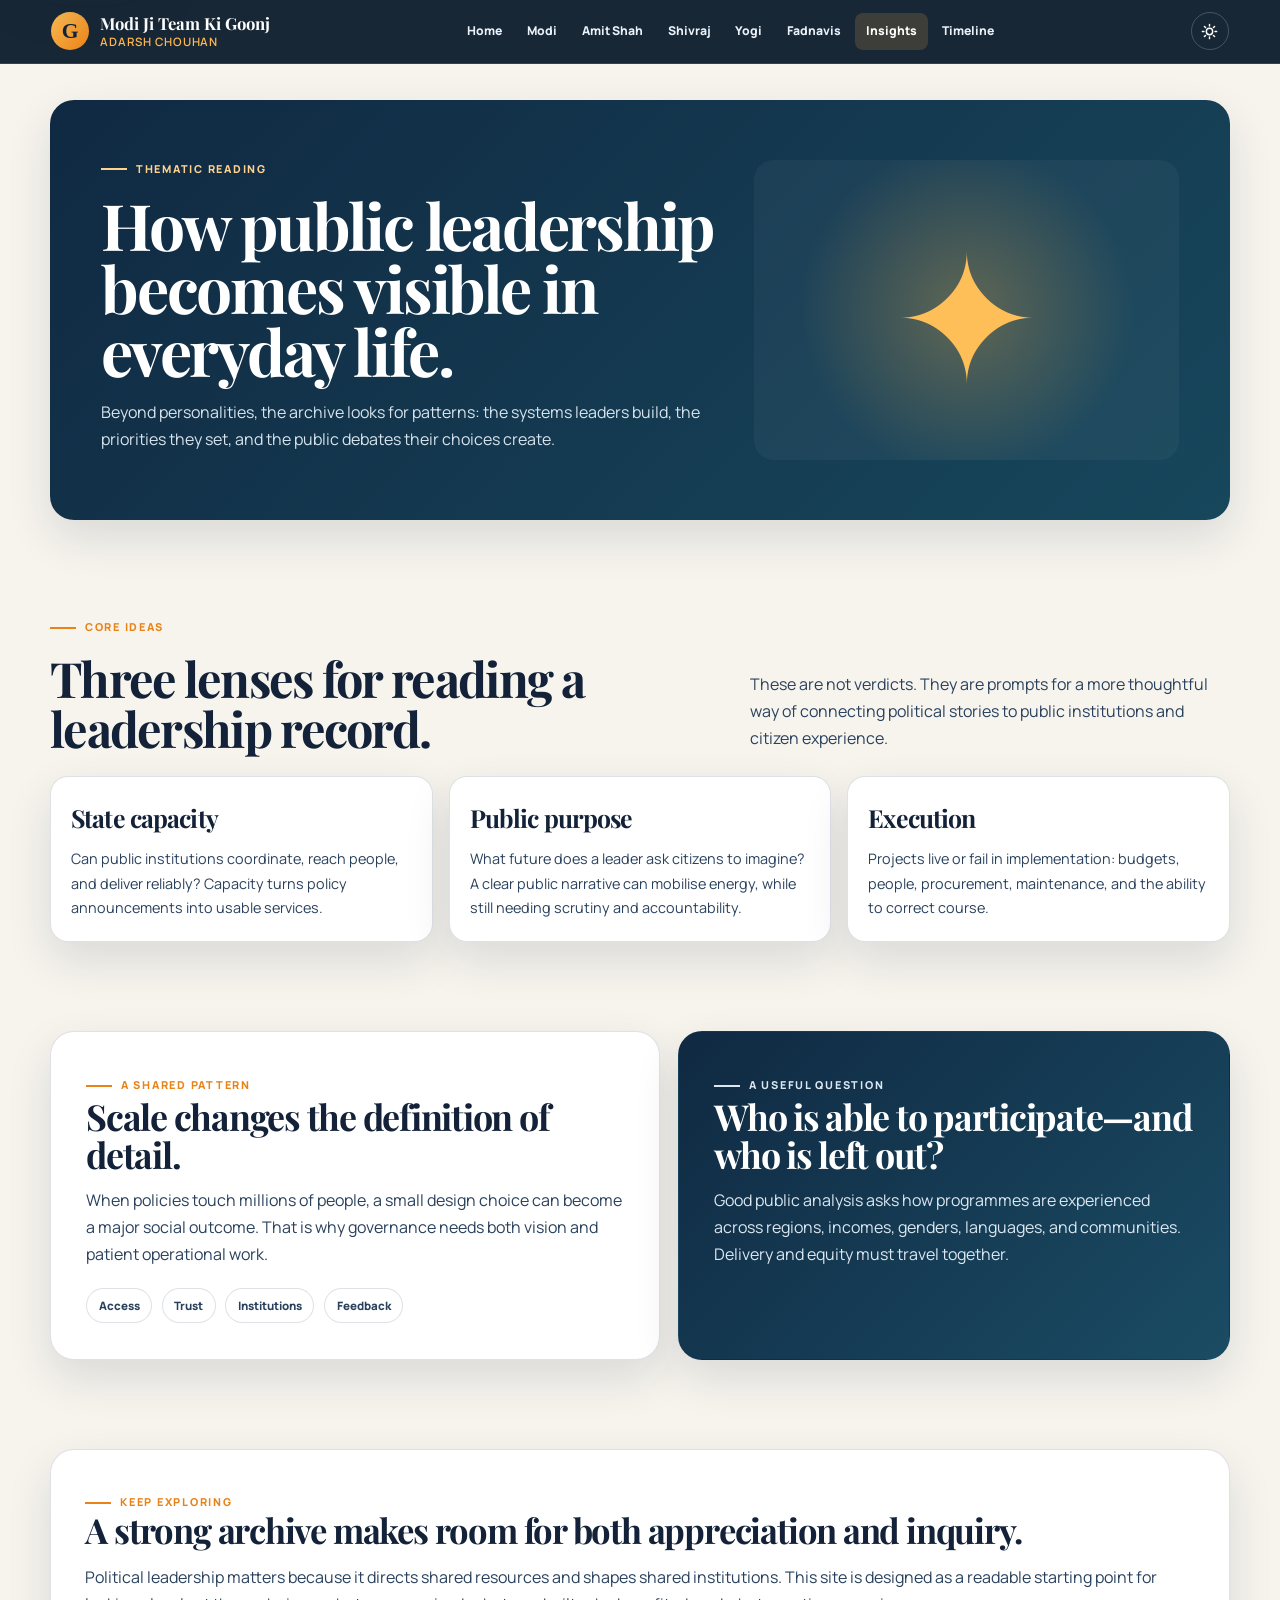
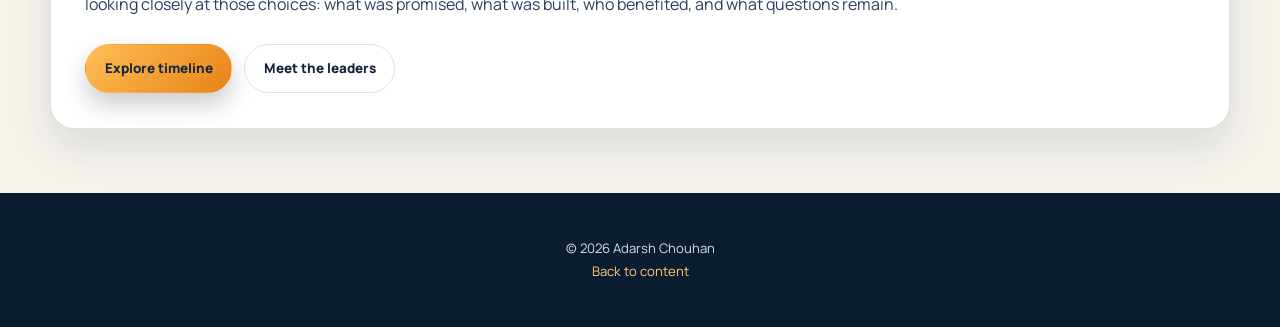
<file: insights.html>
<!doctype html><html lang="en"><head><meta charset="utf-8"><meta name="viewport" content="width=device-width,initial-scale=1"><meta name="description" content="Thematic insights on public leadership, execution, and governance."><title>Insights | Modi Ji Team Ki Goonj</title><link rel="preconnect" href="https://fonts.googleapis.com"><link rel="preconnect" href="https://fonts.gstatic.com" crossorigin><link href="https://fonts.googleapis.com/css2?family=Manrope:wght@400;500;600;700;800&family=Playfair+Display:wght@600;700;800&display=swap" rel="stylesheet"><link rel="stylesheet" href="style.css"></head><body><header class="site-header" data-site-header></header><main id="main-content"><div class="page-shell"><section class="insight-hero"><div><p class="eyebrow">Thematic reading</p><h1>How public leadership becomes visible in everyday life.</h1><p>Beyond personalities, the archive looks for patterns: the systems leaders build, the priorities they set, and the public debates their choices create.</p></div><div class="insight-art" aria-hidden="true">✦</div></section><section class="section"><div class="section-heading"><div><p class="eyebrow dark">Core ideas</p><h2>Three lenses for reading a leadership record.</h2></div><p>These are not verdicts. They are prompts for a more thoughtful way of connecting political stories to public institutions and citizen experience.</p></div><div class="analysis-grid"><article class="analysis-card"><h3>State capacity</h3><p>Can public institutions coordinate, reach people, and deliver reliably? Capacity turns policy announcements into usable services.</p></article><article class="analysis-card"><h3>Public purpose</h3><p>What future does a leader ask citizens to imagine? A clear public narrative can mobilise energy, while still needing scrutiny and accountability.</p></article><article class="analysis-card"><h3>Execution</h3><p>Projects live or fail in implementation: budgets, people, procurement, maintenance, and the ability to correct course.</p></article></div></section><section class="section feature-grid"><article class="feature-panel"><p class="eyebrow dark">A shared pattern</p><h3>Scale changes the definition of detail.</h3><p>When policies touch millions of people, a small design choice can become a major social outcome. That is why governance needs both vision and patient operational work.</p><ul class="pill-list"><li>Access</li><li>Trust</li><li>Institutions</li><li>Feedback</li></ul></article><article class="feature-panel accent"><p class="eyebrow">A useful question</p><h3>Who is able to participate—and who is left out?</h3><p>Good public analysis asks how programmes are experienced across regions, incomes, genders, languages, and communities. Delivery and equity must travel together.</p></article></section><section class="section"><article class="content-card"><p class="eyebrow dark">Keep exploring</p><h2>A strong archive makes room for both appreciation and inquiry.</h2><p>Political leadership matters because it directs shared resources and shapes shared institutions. This site is designed as a readable starting point for looking closely at those choices: what was promised, what was built, who benefited, and what questions remain.</p><div class="hero-actions"><a class="button button-primary" href="timeline.html">Explore timeline</a><a class="button button-secondary" href="index.html#leaders">Meet the leaders</a></div></article></section></div></main><footer class="site-footer" data-site-footer></footer><script src="script.js"></script></body></html>
</file>
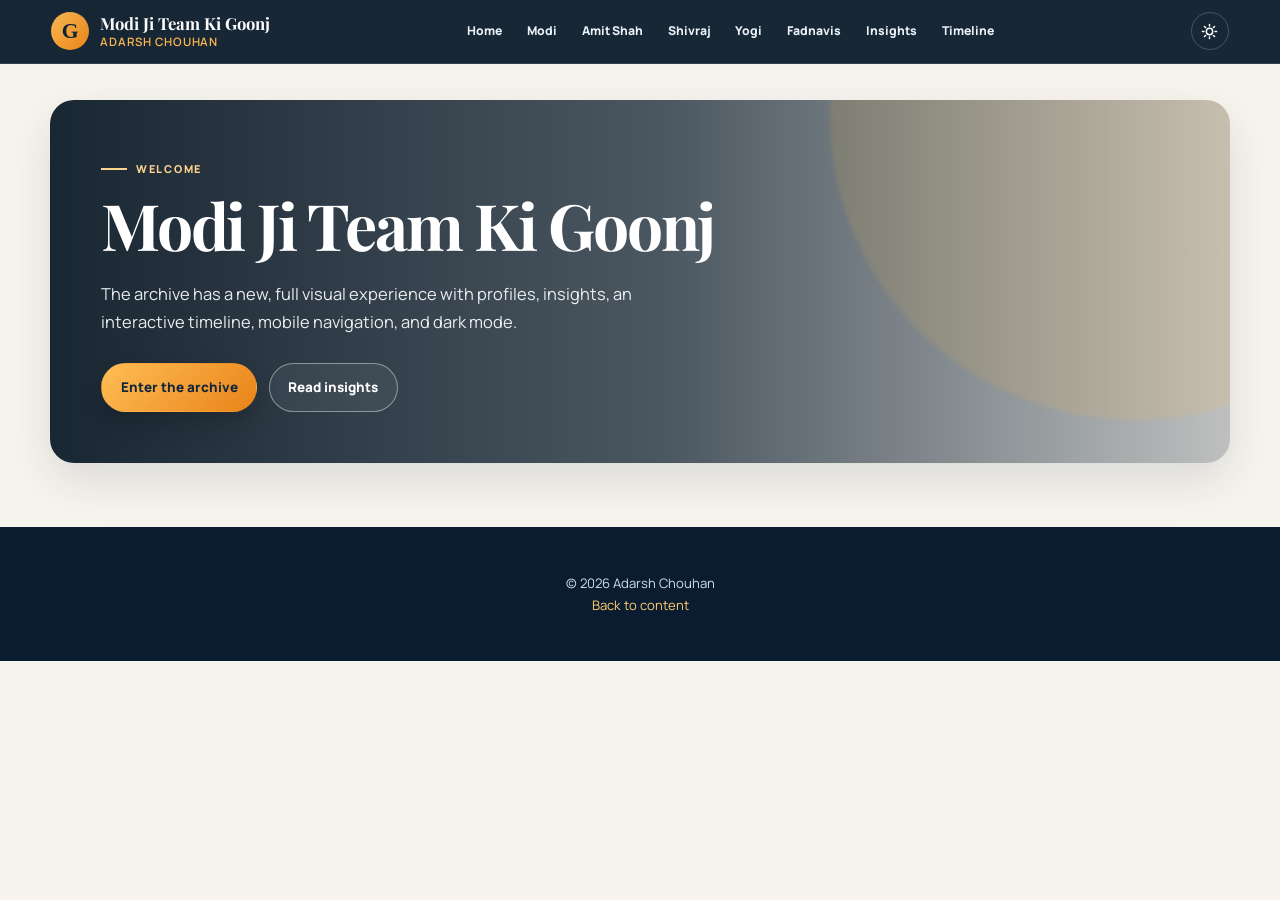
<file: modi_team_goonj.html>
<!doctype html><html lang="en"><head><meta charset="utf-8"><meta name="viewport" content="width=device-width,initial-scale=1"><meta name="description" content="Modi Ji Team Ki Goonj leadership archive."><title>Modi Ji Team Ki Goonj</title><link rel="preconnect" href="https://fonts.googleapis.com"><link rel="preconnect" href="https://fonts.gstatic.com" crossorigin><link href="https://fonts.googleapis.com/css2?family=Manrope:wght@400;500;600;700;800&family=Playfair+Display:wght@600;700;800&display=swap" rel="stylesheet"><link rel="stylesheet" href="style.css"></head><body><header class="site-header" data-site-header></header><main id="main-content"><div class="page-shell"><section class="page-hero compact"><div><p class="eyebrow">Welcome</p><h1>Modi Ji Team Ki Goonj</h1><p class="hero-lede">The archive has a new, full visual experience with profiles, insights, an interactive timeline, mobile navigation, and dark mode.</p><div class="hero-actions"><a class="button button-primary" href="index.html">Enter the archive</a><a class="button button-outline" href="insights.html">Read insights</a></div></div></section></div></main><footer class="site-footer" data-site-footer></footer><script src="script.js"></script></body></html>
</file>
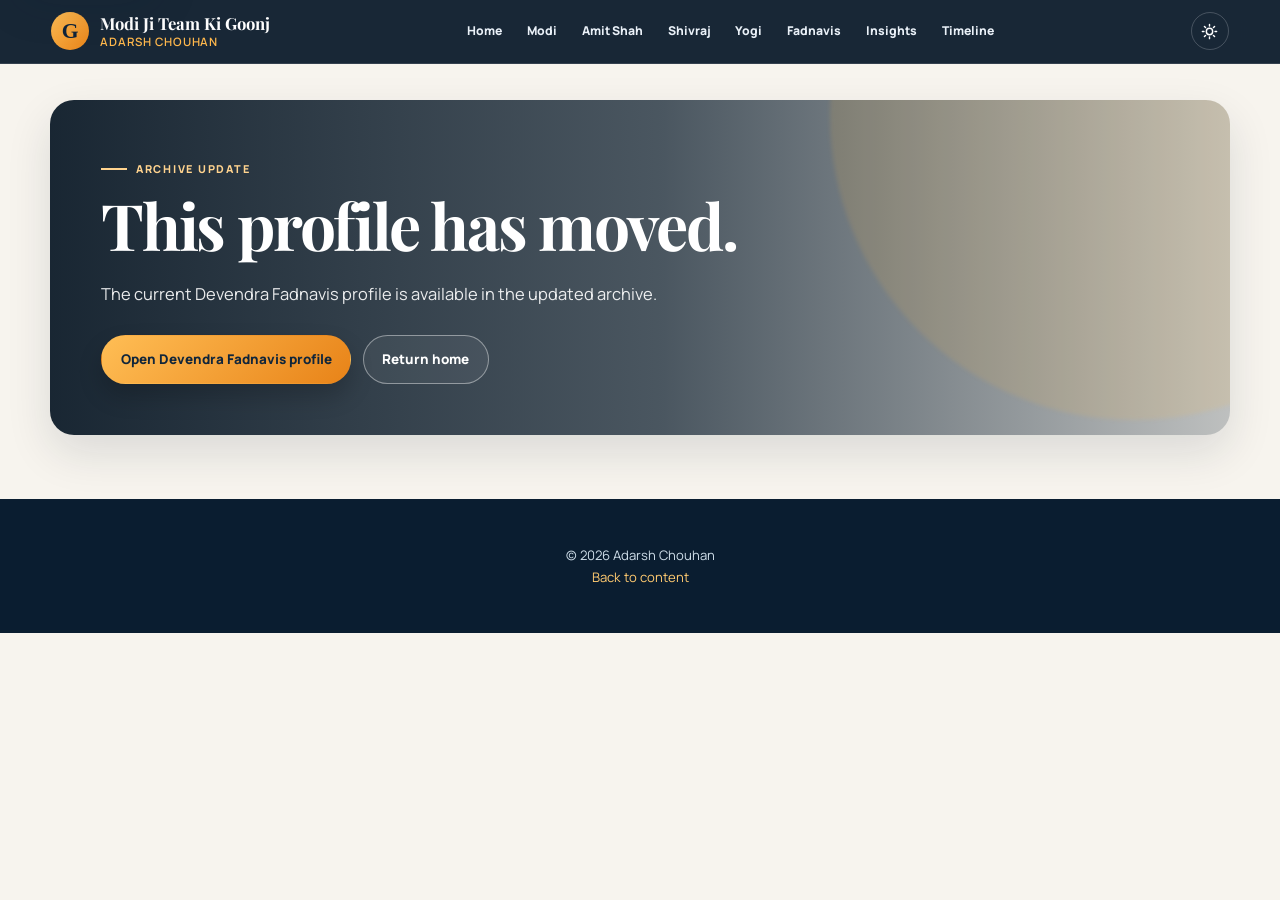
<file: panditji.html>
<!doctype html><html lang="en"><head><meta charset="utf-8"><meta name="viewport" content="width=device-width,initial-scale=1"><meta name="robots" content="noindex"><title>Profile moved | Modi Ji Team Ki Goonj</title><link rel="preconnect" href="https://fonts.googleapis.com"><link rel="preconnect" href="https://fonts.gstatic.com" crossorigin><link href="https://fonts.googleapis.com/css2?family=Manrope:wght@400;500;600;700;800&family=Playfair+Display:wght@600;700;800&display=swap" rel="stylesheet"><link rel="stylesheet" href="style.css"></head><body><header class="site-header" data-site-header></header><main id="main-content"><div class="page-shell"><section class="page-hero compact"><div><p class="eyebrow">Archive update</p><h1>This profile has moved.</h1><p class="hero-lede">The current Devendra Fadnavis profile is available in the updated archive.</p><div class="hero-actions"><a class="button button-primary" href="devendra.html">Open Devendra Fadnavis profile</a><a class="button button-outline" href="index.html">Return home</a></div></div></section></div></main><footer class="site-footer" data-site-footer></footer><script src="script.js"></script></body></html>
</file>
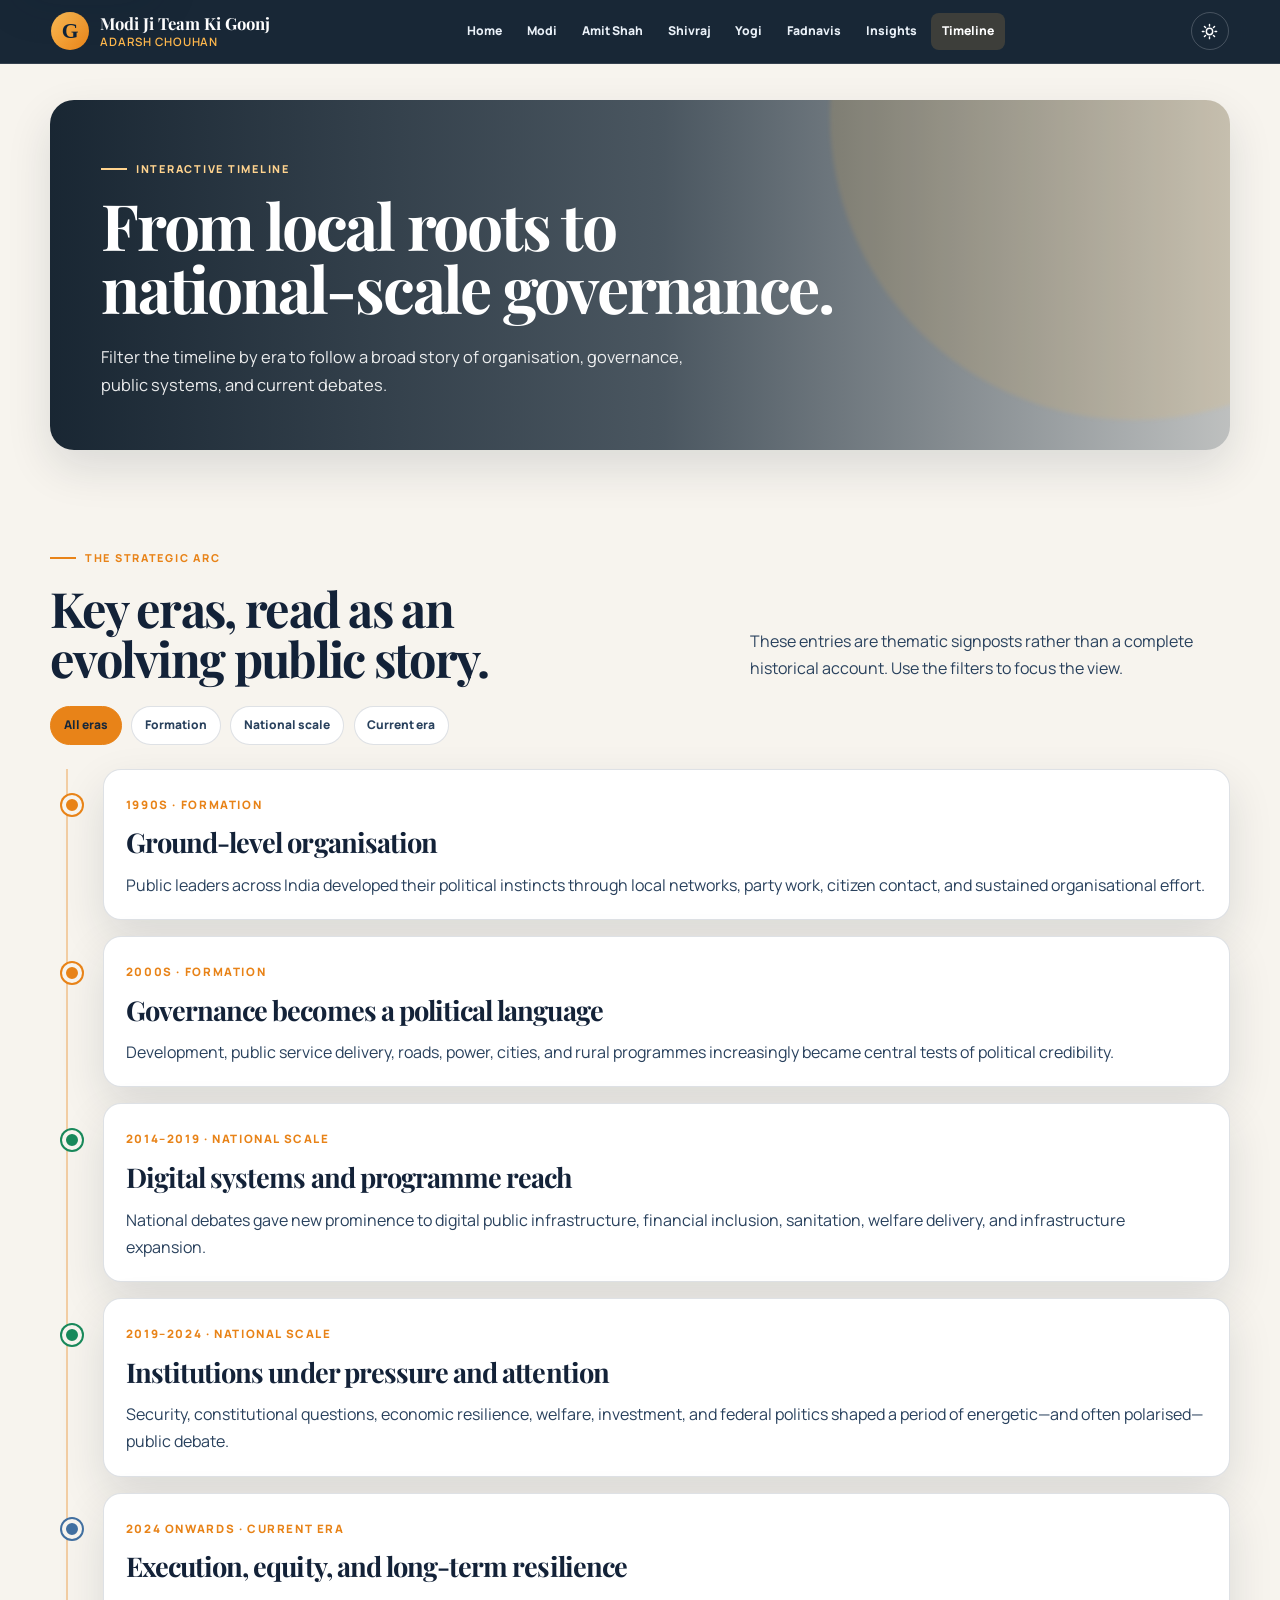
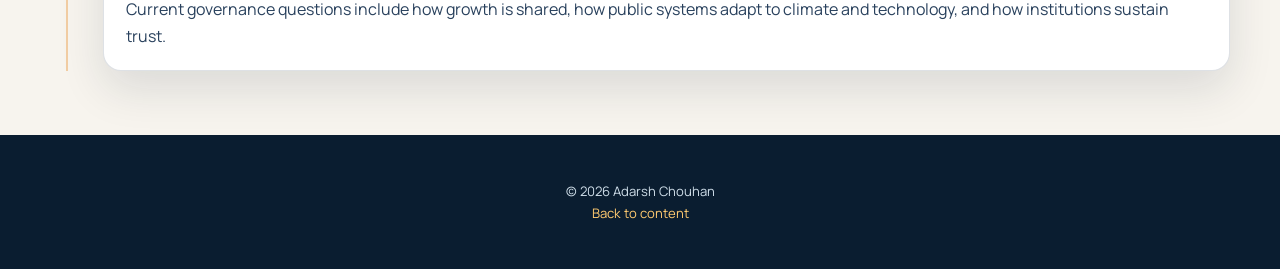
<file: timeline.html>
<!doctype html><html lang="en"><head><meta charset="utf-8"><meta name="viewport" content="width=device-width,initial-scale=1"><meta name="description" content="An interactive thematic timeline for Modi Ji Team Ki Goonj."><title>Timeline | Modi Ji Team Ki Goonj</title><link rel="preconnect" href="https://fonts.googleapis.com"><link rel="preconnect" href="https://fonts.gstatic.com" crossorigin><link href="https://fonts.googleapis.com/css2?family=Manrope:wght@400;500;600;700;800&family=Playfair+Display:wght@600;700;800&display=swap" rel="stylesheet"><link rel="stylesheet" href="style.css"></head><body><header class="site-header" data-site-header></header><main id="main-content"><div class="page-shell"><section class="page-hero compact"><div><p class="eyebrow">Interactive timeline</p><h1>From local roots to national-scale governance.</h1><p class="hero-lede">Filter the timeline by era to follow a broad story of organisation, governance, public systems, and current debates.</p></div></section><section class="section"><div class="section-heading"><div><p class="eyebrow dark">The strategic arc</p><h2>Key eras, read as an evolving public story.</h2></div><p>These entries are thematic signposts rather than a complete historical account. Use the filters to focus the view.</p></div><div class="timeline-controls" aria-label="Timeline filters"><button class="filter-button active" data-timeline-filter="all" type="button">All eras</button><button class="filter-button" data-timeline-filter="formation" type="button">Formation</button><button class="filter-button" data-timeline-filter="national" type="button">National scale</button><button class="filter-button" data-timeline-filter="current" type="button">Current era</button></div><div class="timeline"><article class="timeline-item" data-era="formation"><span class="timeline-year">1990s · Formation</span><h3>Ground-level organisation</h3><p>Public leaders across India developed their political instincts through local networks, party work, citizen contact, and sustained organisational effort.</p></article><article class="timeline-item" data-era="formation"><span class="timeline-year">2000s · Formation</span><h3>Governance becomes a political language</h3><p>Development, public service delivery, roads, power, cities, and rural programmes increasingly became central tests of political credibility.</p></article><article class="timeline-item" data-era="national"><span class="timeline-year">2014–2019 · National scale</span><h3>Digital systems and programme reach</h3><p>National debates gave new prominence to digital public infrastructure, financial inclusion, sanitation, welfare delivery, and infrastructure expansion.</p></article><article class="timeline-item" data-era="national"><span class="timeline-year">2019–2024 · National scale</span><h3>Institutions under pressure and attention</h3><p>Security, constitutional questions, economic resilience, welfare, investment, and federal politics shaped a period of energetic—and often polarised—public debate.</p></article><article class="timeline-item" data-era="current"><span class="timeline-year">2024 onwards · Current era</span><h3>Execution, equity, and long-term resilience</h3><p>Current governance questions include how growth is shared, how public systems adapt to climate and technology, and how institutions sustain trust.</p></article></div></section></div></main><footer class="site-footer" data-site-footer></footer><script src="script.js"></script></body></html>
</file>
<file: style.css>
:root {
  --ink: #132238;
  --ink-soft: #29415d;
  --paper: #f7f4ee;
  --surface: #ffffff;
  --surface-alt: #eef3f8;
  --line: rgba(21, 44, 70, 0.14);
  --saffron: #e88318;
  --saffron-light: #ffbe55;
  --green: #18885a;
  --shadow: 0 18px 45px rgba(13, 31, 51, 0.12);
  --radius: 24px;
}

* { box-sizing: border-box; }
html { scroll-behavior: smooth; }
body { margin: 0; min-width: 320px; color: var(--ink); background: var(--paper); font-family: "Manrope", Arial, sans-serif; line-height: 1.7; }
body.theme-dark { --ink: #edf4fa; --ink-soft: #c0d0df; --paper: #0d1927; --surface: #142438; --surface-alt: #1a2e44; --line: rgba(217, 232, 245, 0.16); --shadow: 0 18px 45px rgba(0, 0, 0, 0.25); }
body.menu-open { overflow: hidden; }
img { display: block; max-width: 100%; }
a { color: inherit; }
button { font: inherit; }
:focus-visible { outline: 3px solid var(--saffron-light); outline-offset: 4px; }

.skip-link { position: fixed; left: 1rem; top: -4rem; z-index: 100; padding: .75rem 1rem; background: var(--surface); border-radius: 10px; box-shadow: var(--shadow); text-decoration: none; }
.skip-link:focus { top: 1rem; }
.reading-progress { position: fixed; top: 0; left: 0; z-index: 60; width: 100%; height: 4px; background: transparent; pointer-events: none; }
.reading-progress span { display: block; height: 100%; width: 0; background: linear-gradient(90deg, var(--saffron), var(--saffron-light), var(--green)); }

.site-header { position: sticky; top: 0; z-index: 50; display: flex; align-items: center; justify-content: space-between; gap: 1rem; padding: .78rem clamp(1rem, 4vw, 4.5rem); background: rgba(10, 26, 43, .94); color: #fff; border-bottom: 1px solid rgba(255, 255, 255, .12); -webkit-backdrop-filter: blur(16px); backdrop-filter: blur(16px); }
.brand { display: flex; align-items: center; gap: .7rem; text-decoration: none; flex-shrink: 0; }
.brand-mark { display: grid; place-items: center; width: 38px; height: 38px; border-radius: 50%; background: linear-gradient(135deg, var(--saffron-light), var(--saffron)); color: #10243a; font-family: Georgia, serif; font-size: 1.35rem; font-weight: 800; }
.brand-text { display: grid; line-height: 1.05; }
.brand-text strong { font-family: "Playfair Display", Georgia, serif; color: #fff; font-size: 1.04rem; }
.brand-text small { margin-top: .2rem; color: #ffb84c; font-size: .72rem; letter-spacing: .08em; text-transform: uppercase; font-weight: 600; }
.site-nav ul { display: flex; align-items: center; gap: .15rem; list-style: none; padding: 0; margin: 0; }
.site-nav a { display: inline-flex; padding: .52rem .7rem; color: #eaf1f8; border-radius: 8px; text-decoration: none; font-size: .76rem; font-weight: 800; transition: color .2s, background .2s; }
.site-nav a:hover, .site-nav a.active { color: #fff; background: rgba(255, 184, 76, .16); }
.header-tools { display: flex; align-items: center; gap: .4rem; }
.icon-button, .menu-toggle { display: inline-grid; place-items: center; width: 38px; height: 38px; padding: 0; border: 1px solid rgba(255, 255, 255, .2); border-radius: 50%; background: transparent; color: #fff; cursor: pointer; }
.menu-toggle { display: none; border-radius: 10px; }

main { overflow: hidden; }
.page-shell { width: min(1180px, calc(100% - 2rem)); margin: 0 auto; padding: 2.25rem 0 4rem; }
.hero, .page-hero { position: relative; isolation: isolate; overflow: hidden; border-radius: var(--radius); color: #fff; box-shadow: var(--shadow); background-color: #102942; }
.hero { min-height: 550px; display: grid; grid-template-columns: 1.1fr .9fr; align-items: end; padding: clamp(1.5rem, 4vw, 4rem); }
.page-hero { min-height: 335px; display: grid; align-items: end; padding: clamp(1.5rem, 4vw, 3.4rem); }
.page-hero.compact { min-height: 285px; }
.hero::before, .page-hero::before { content: ""; position: absolute; inset: 0; z-index: -1; background: linear-gradient(90deg, rgba(6, 21, 35, .92) 0%, rgba(8, 26, 42, .72) 52%, rgba(8, 26, 42, .24) 100%); }
.hero::after, .page-hero::after { content: ""; position: absolute; z-index: -1; width: 38rem; height: 38rem; right: -13rem; top: -18rem; border-radius: 50%; background: rgba(255, 181, 67, .13); filter: blur(2px); }
.hero.home-hero { background: url("https://images.unsplash.com/photo-1529107386315-e1a2ed48a620?auto=format&fit=crop&w=1800&q=85") center/cover; }
.page-hero { background: url("https://images.unsplash.com/photo-1517048676732-d65bc937f952?auto=format&fit=crop&w=1800&q=85") center/cover; }
.eyebrow { display: inline-flex; align-items: center; gap: .55rem; margin: 0 0 1rem; color: #ffd38e; font-size: .68rem; font-weight: 800; letter-spacing: .16em; text-transform: uppercase; }
.eyebrow::before { content: ""; width: 26px; height: 2px; background: currentColor; }
.eyebrow.dark { color: var(--saffron); }
h1, h2, h3 { font-family: "Playfair Display", Georgia, serif; letter-spacing: -.035em; }
h1 { max-width: 15ch; margin: 0; font-size: clamp(2.6rem, 5.7vw, 5.7rem); line-height: .98; }
.page-hero h1 { max-width: 19ch; font-size: clamp(2.45rem, 5vw, 4.7rem); }
.hero-lede { max-width: 59ch; margin: 1.45rem 0 0; color: rgba(255, 255, 255, .9); font-size: 1.03rem; }
.hero-actions { display: flex; gap: .75rem; flex-wrap: wrap; margin-top: 1.65rem; }
.button { display: inline-flex; align-items: center; justify-content: center; min-height: 46px; padding: .75rem 1.15rem; border: 1px solid transparent; border-radius: 999px; text-decoration: none; font-size: .84rem; font-weight: 800; transition: transform .2s, box-shadow .2s, background .2s; }
.button:hover { transform: translateY(-2px); }
.button-primary { background: linear-gradient(135deg, var(--saffron-light), var(--saffron)); color: #11263b; box-shadow: 0 12px 24px rgba(0, 0, 0, .2); }
.button-outline { border-color: rgba(255, 255, 255, .42); color: #fff; background: rgba(255, 255, 255, .06); }
.button-spaced { margin-top: 1.25rem; }
.button-secondary { border-color: var(--line); color: var(--ink); }
.hero-aside { align-self: center; justify-self: end; width: min(100%, 400px); padding: 1.15rem; border: 1px solid rgba(255, 255, 255, .18); border-radius: 20px; background: rgba(9, 29, 46, .5); -webkit-backdrop-filter: blur(9px); backdrop-filter: blur(9px); }
.hero-aside > span { display: block; color: #d6e5f1; font-size: .68rem; letter-spacing: .13em; text-transform: uppercase; }
.hero-aside strong { display: block; margin: .35rem 0 1rem; color: #fff; font-family: "Playfair Display", Georgia, serif; font-size: 1.52rem; line-height: 1.15; }
.hero-stat-grid { display: grid; grid-template-columns: repeat(2, 1fr); gap: .65rem; }
.hero-stat { padding: .7rem; border-radius: 13px; background: rgba(255, 255, 255, .09); }
.hero-stat b { display: block; color: #ffd38e; font-size: 1.2rem; }
.hero-stat span { font-size: .69rem; color: #e5eef6; }

.section { margin-top: clamp(3.25rem, 7vw, 6rem); }
.section-heading { display: flex; align-items: end; justify-content: space-between; gap: 2rem; margin-bottom: 1.5rem; }
.section-heading h2 { max-width: 18ch; margin: 0; color: var(--ink); font-size: clamp(2rem, 3.8vw, 3.5rem); line-height: 1.02; }
.section-heading p:not(.eyebrow) { max-width: 48ch; margin: 0; color: var(--ink-soft); }
.leader-grid { display: grid; grid-template-columns: repeat(5, 1fr); gap: 1rem; }
.leader-card { position: relative; min-height: 370px; border-radius: 18px; overflow: hidden; color: #fff; background: #18324a; box-shadow: var(--shadow); }
.leader-card::after { content: ""; position: absolute; inset: 0; background: linear-gradient(180deg, transparent 20%, rgba(6, 19, 32, .94) 100%); pointer-events: none; }
.leader-card img { width: 100%; height: 100%; object-fit: cover; position: absolute; inset: 0; }
.leader-card-content { position: absolute; z-index: 1; bottom: 0; width: 100%; padding: 1.1rem; }
.leader-card-role { color: #ffc15a; font-size: .62rem; font-weight: 800; letter-spacing: .13em; text-transform: uppercase; }
.leader-card h3 { margin: .25rem 0 .7rem; color: #fff; font-size: 1.45rem; line-height: 1; }
.leader-card a { font-size: .75rem; color: #fff; font-weight: 800; text-decoration: none; }
.leader-card a::after { content: " →"; color: var(--saffron-light); }
.metrics { display: grid; grid-template-columns: repeat(4, 1fr); gap: 1rem; }
.metric { padding: 1.25rem; border: 1px solid var(--line); border-radius: 16px; background: var(--surface); box-shadow: var(--shadow); }
.metric strong { display: block; color: var(--saffron); font-family: "Playfair Display", Georgia, serif; font-size: 2.2rem; line-height: 1; }
.metric span { display: block; margin-top: .55rem; color: var(--ink-soft); font-size: .78rem; font-weight: 700; }
.feature-grid { display: grid; grid-template-columns: 1.05fr .95fr; gap: 1.1rem; }
.feature-panel { padding: clamp(1.4rem, 3vw, 2.2rem); border-radius: var(--radius); background: var(--surface); border: 1px solid var(--line); box-shadow: var(--shadow); }
.feature-panel.accent { color: #fff; background: linear-gradient(135deg, #102942, #1a4c64); border-color: transparent; }
.feature-panel h3 { margin: .2rem 0 .85rem; font-size: clamp(1.7rem, 2.8vw, 2.6rem); line-height: 1.05; }
.feature-panel p { margin: 0; color: var(--ink-soft); }
.feature-panel.accent p { color: #dce8f1; }
.pill-list { display: flex; flex-wrap: wrap; gap: .6rem; margin: 1.25rem 0 0; padding: 0; list-style: none; }
.pill-list li { padding: .42rem .72rem; border: 1px solid var(--line); border-radius: 99px; color: var(--ink-soft); background: rgba(255,255,255,.08); font-size: .72rem; font-weight: 800; }

.profile-layout { display: grid; grid-template-columns: minmax(250px, .82fr) minmax(0, 1.35fr); align-items: start; gap: 1.3rem; margin-top: 1.3rem; }
.profile-portrait { position: sticky; top: 5.8rem; overflow: hidden; min-height: 500px; border-radius: var(--radius); background: #1b3850; box-shadow: var(--shadow); }
.profile-portrait::after { content: ""; position: absolute; inset: 45% 0 0; background: linear-gradient(transparent, rgba(4, 17, 30, .9)); }
.profile-portrait img { width: 100%; height: 500px; object-fit: cover; object-position: top; }
.portrait-caption { position: absolute; z-index: 1; left: 1.3rem; right: 1.3rem; bottom: 1.15rem; color: #fff; }
.portrait-caption span { color: #ffc15a; font-size: .67rem; letter-spacing: .13em; text-transform: uppercase; font-weight: 800; }
.portrait-caption strong { display: block; font-family: "Playfair Display", Georgia, serif; font-size: 1.7rem; line-height: 1.1; }
.profile-content { display: grid; gap: 1.3rem; }
.content-card { padding: clamp(1.3rem, 3vw, 2.15rem); border: 1px solid var(--line); border-radius: var(--radius); background: var(--surface); box-shadow: var(--shadow); }
.content-card h2 { margin: 0 0 .9rem; color: var(--ink); font-size: clamp(1.65rem, 2.7vw, 2.4rem); line-height: 1.08; }
.content-card p { margin: 0; color: var(--ink-soft); }
.content-card p + p { margin-top: 1rem; }
.focus-list { display: grid; grid-template-columns: repeat(2, 1fr); gap: .75rem; margin: 1.1rem 0 0; padding: 0; list-style: none; }
.focus-list li { padding: .85rem; color: var(--ink-soft); border-left: 3px solid var(--saffron); background: var(--surface-alt); font-size: .86rem; font-weight: 700; }
.quote-card { background: linear-gradient(135deg, #11304a, #176145); color: #fff; }
.quote-card p { color: #fff; font-family: "Playfair Display", Georgia, serif; font-size: clamp(1.45rem, 2.4vw, 2rem); line-height: 1.25; }
.quote-card small { display: block; margin-top: 1rem; color: #bcd7ca; font-weight: 700; }

.insight-hero { display: grid; grid-template-columns: 1.2fr .8fr; gap: 1rem; align-items: center; min-height: 380px; padding: clamp(1.5rem, 4vw, 3.5rem); border-radius: var(--radius); color: #fff; background: linear-gradient(135deg, #102942, #17475c); box-shadow: var(--shadow); }
.insight-hero h1 { font-size: clamp(2.5rem, 5vw, 4.8rem); }
.insight-hero p:not(.eyebrow) { max-width: 60ch; color: #d7e4ed; }
.insight-art { display: grid; place-items: center; min-height: 250px; border-radius: 20px; background: radial-gradient(circle, rgba(255, 189, 84, .32), rgba(255,255,255,.04) 64%); font-family: "Playfair Display", Georgia, serif; color: #ffbf58; font-size: clamp(7rem, 15vw, 11rem); }
.analysis-grid { display: grid; grid-template-columns: repeat(3, 1fr); gap: 1rem; }
.analysis-card { padding: 1.25rem; border: 1px solid var(--line); border-radius: 18px; background: var(--surface); box-shadow: var(--shadow); }
.analysis-card h3 { margin: 0 0 .5rem; color: var(--ink); font-size: 1.55rem; }
.analysis-card p { margin: 0; color: var(--ink-soft); font-size: .9rem; }

.timeline-controls { display: flex; flex-wrap: wrap; gap: .6rem; margin: 1.25rem 0 1.5rem; }
.filter-button { padding: .5rem .8rem; border: 1px solid var(--line); border-radius: 999px; color: var(--ink-soft); background: var(--surface); cursor: pointer; font-size: .75rem; font-weight: 800; }
.filter-button.active, .filter-button:hover { background: var(--saffron); color: #17273a; border-color: var(--saffron); }
.timeline { position: relative; display: grid; gap: 1rem; margin-left: 1rem; padding-left: 2.2rem; border-left: 2px solid rgba(232, 131, 24, .35); }
.timeline-item { position: relative; padding: 1.25rem 1.35rem; border: 1px solid var(--line); border-radius: 18px; background: var(--surface); box-shadow: var(--shadow); }
.timeline-item::before { content: ""; position: absolute; width: 12px; height: 12px; left: -2.62rem; top: 1.6rem; border: 4px solid var(--paper); border-radius: 50%; background: var(--saffron); box-shadow: 0 0 0 2px var(--saffron); }
.timeline-item[data-era="national"]::before { background: var(--green); box-shadow: 0 0 0 2px var(--green); }
.timeline-item[data-era="current"]::before { background: #416fa0; box-shadow: 0 0 0 2px #416fa0; }
.timeline-item h3 { margin: .15rem 0 .4rem; color: var(--ink); font-size: 1.7rem; }
.timeline-item p { margin: 0; color: var(--ink-soft); }
.timeline-year { color: var(--saffron); font-size: .72rem; font-weight: 900; letter-spacing: .14em; text-transform: uppercase; }
.timeline-item.is-hidden { display: none; }

.site-footer { padding: 2.8rem 1rem; color: #cfdee9; background: #0a1d30; text-align: center; }
.site-footer p { margin: 0; font-size: .82rem; }
.site-footer a { color: #ffca70; text-decoration: none; }
.back-to-top { position: fixed; z-index: 20; right: 1.25rem; bottom: 1.25rem; display: grid; place-items: center; width: 42px; height: 42px; border: 0; border-radius: 50%; color: #fff; background: #143956; box-shadow: var(--shadow); cursor: pointer; opacity: 0; pointer-events: none; transform: translateY(10px); transition: .2s; }
.back-to-top.visible { opacity: 1; pointer-events: auto; transform: translateY(0); }
.reveal { opacity: 0; transform: translateY(18px); transition: opacity .55s ease, transform .55s ease; }
.reveal.visible { opacity: 1; transform: translateY(0); }

@media (max-width: 1050px) { .site-nav a { padding-inline: .45rem; font-size: .7rem; } .leader-grid { grid-template-columns: repeat(3, 1fr); } }
@media (max-width: 820px) { .site-header { min-height: 64px; } .menu-toggle { display: inline-grid; } .site-nav { position: fixed; inset: 64px 0 0; display: none; padding: 1rem; background: rgba(7, 22, 36, .98); } .site-nav.open { display: block; } .site-nav ul { align-items: stretch; flex-direction: column; gap: .4rem; } .site-nav a { display: block; padding: .85rem 1rem; font-size: .95rem; } .hero { grid-template-columns: 1fr; min-height: 610px; } .hero-aside { justify-self: stretch; align-self: end; } .profile-layout, .feature-grid, .insight-hero { grid-template-columns: 1fr; } .profile-portrait { position: relative; top: auto; min-height: 390px; } .profile-portrait img { height: 390px; } .analysis-grid { grid-template-columns: repeat(2, 1fr); } }
@media (max-width: 560px) { .page-shell { width: min(100% - 1.2rem, 1180px); padding-top: 1rem; } .brand-text small { font-size: .65rem; } .brand-text strong { font-size: .94rem; } .hero, .page-hero { border-radius: 18px; } .hero { min-height: 630px; } h1 { font-size: 2.65rem; } .section-heading { display: block; } .section-heading p:not(.eyebrow) { margin-top: .8rem; } .leader-grid, .metrics, .analysis-grid, .focus-list { grid-template-columns: 1fr; } .leader-card { min-height: 420px; } .profile-portrait, .profile-portrait img { min-height: 365px; height: 365px; } .insight-art { min-height: 175px; } }
@media (prefers-reduced-motion: reduce) { html { scroll-behavior: auto; } *, *::before, *::after { transition-duration: .01ms !important; animation-duration: .01ms !important; } }
</file>
